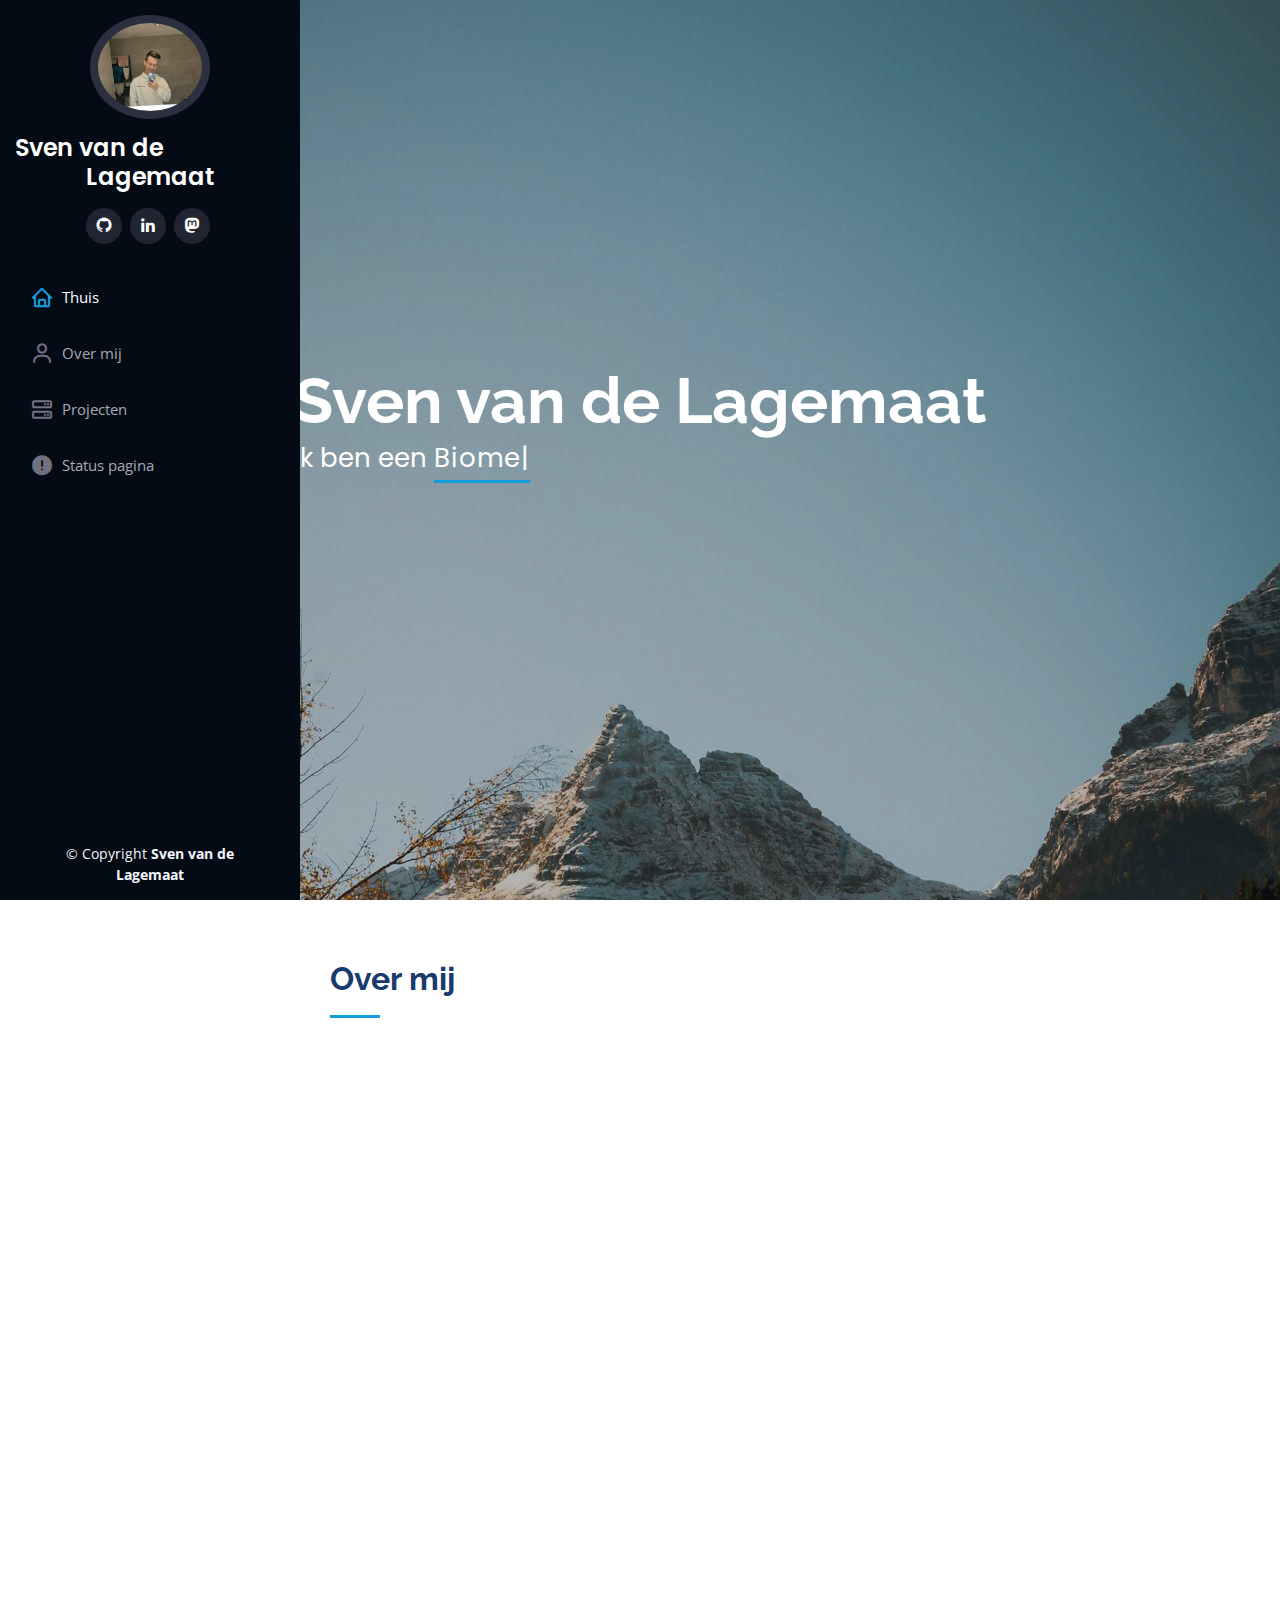
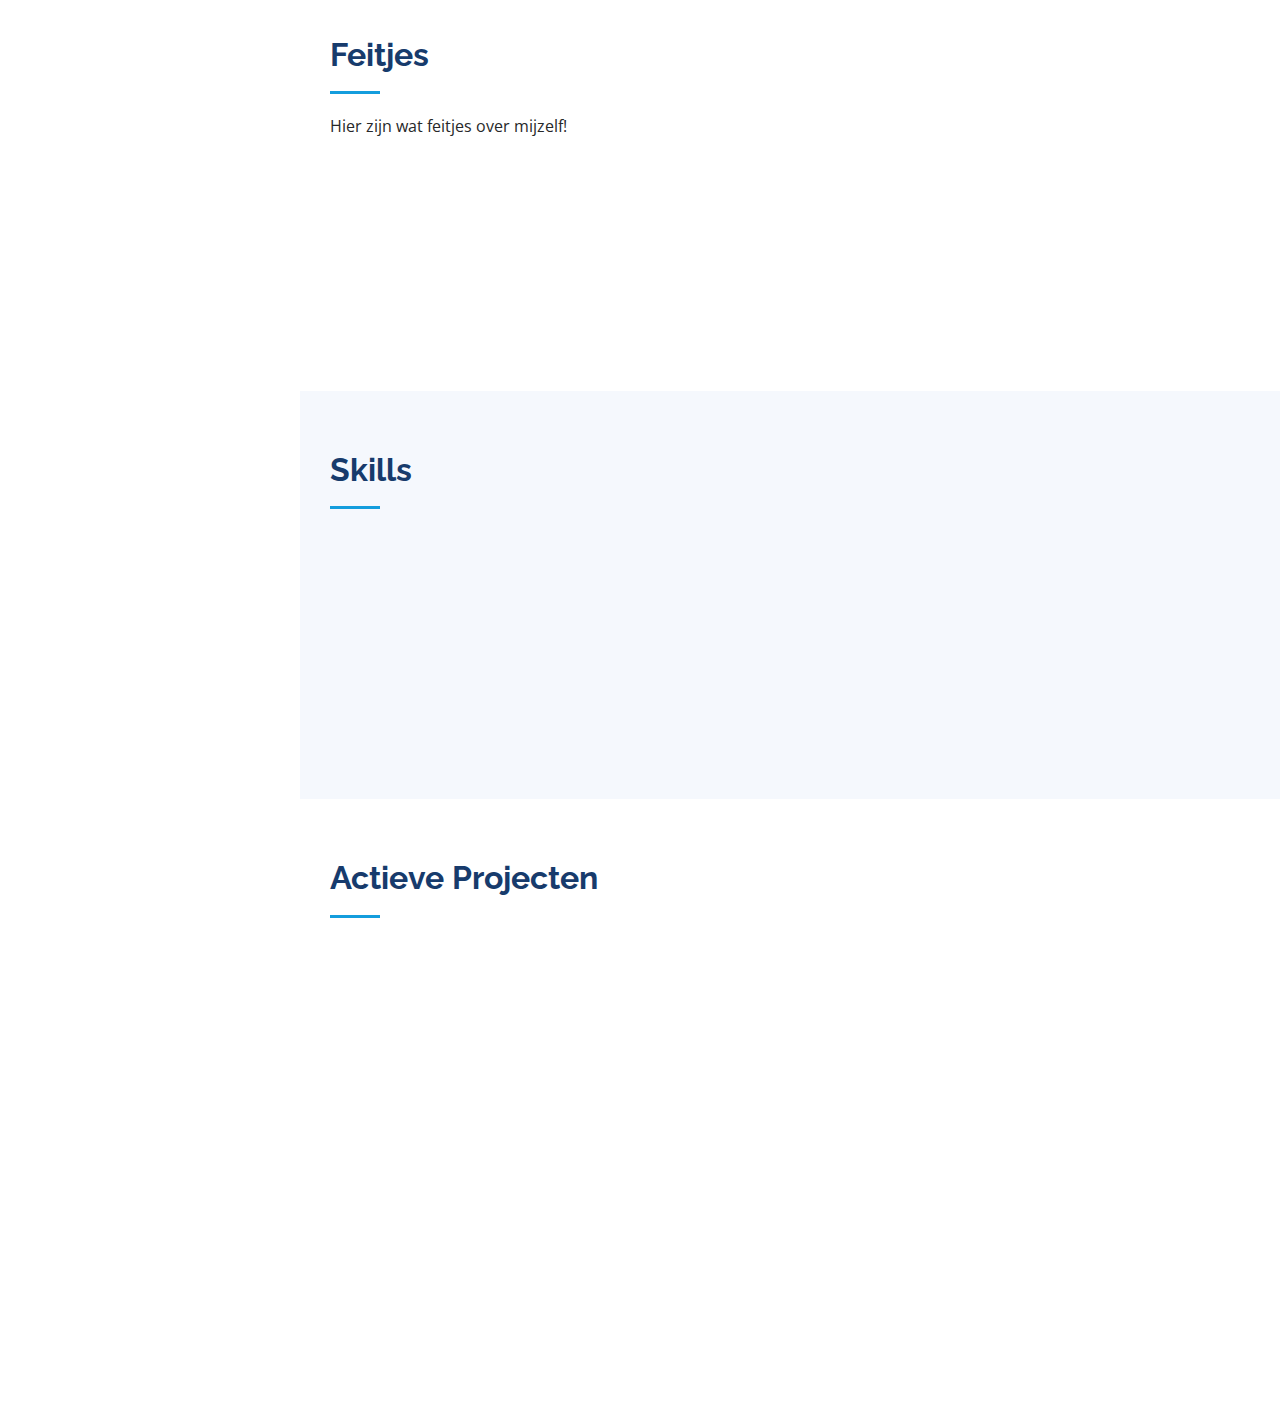
<file: index.html>
<!DOCTYPE html>
<html lang="nl">

<head>
  <meta charset="utf-8">
  <meta content="width=device-width, initial-scale=1.0" name="viewport">

  <title>Welkom!</title>
  <meta content="" name="description">
  <meta content="" name="keywords">


  <!-- Google Fonts -->
  <link href="https://fonts.googleapis.com/css?family=Open+Sans:300,300i,400,400i,600,600i,700,700i|Raleway:300,300i,400,400i,500,500i,600,600i,700,700i|Poppins:300,300i,400,400i,500,500i,600,600i,700,700i" rel="stylesheet">

  <!-- Vendor CSS Files -->
  <link href="assets/vendor/aos/aos.css" rel="stylesheet">
  <link href="assets/vendor/bootstrap/css/bootstrap.min.css" rel="stylesheet">
  <link href="assets/vendor/bootstrap-icons/bootstrap-icons.css" rel="stylesheet">
  <link href="assets/vendor/boxicons/css/boxicons.min.css" rel="stylesheet">
  <link href="assets/vendor/glightbox/css/glightbox.min.css" rel="stylesheet">
  <link href="assets/vendor/swiper/swiper-bundle.min.css" rel="stylesheet">

  <!-- Template Main CSS File -->
  <link href="assets/css/style.css" rel="stylesheet">

</head>

<body>

  <!-- ======= Mobile nav toggle button ======= -->
  <i class="bi bi-list mobile-nav-toggle d-xl-none"></i>

  <!-- ======= Header ======= -->
  <header id="header">
    <div class="d-flex flex-column">

      <div class="profile">
        <img src="assets/img/profile-img.jpg" alt="" class="img-fluid rounded-circle">
        <h1 class="text-light"><a href="index.html">Sven van de Lagemaat</a></h1>
        <div class="social-links mt-3 text-center">
          <a href="https://github.com/svenrobbie" class="github"><i class="bx bxl-github"></i></a>
          <a href="https://www.linkedin.com/in/svenvdlagemaat/" class="linkedin"><i class="bx bxl-linkedin"></i></a>
          <a rel="me" href="https://mastodon.social/@svenrobbie" class="mastodon"><i class="bx bxl-mastodon"></i></a>
        </div>
      </div>

      <nav id="navbar" class="nav-menu navbar">
        <ul>
          <li><a href="#hero" class="nav-link scrollto active"><i class="bx bx-home"></i> <span>Thuis</span></a></li>
          <li><a href="#about" class="nav-link scrollto"><i class="bx bx-user"></i> <span>Over mij</span></a></li>
          <li><a href="#services" class="nav-link scrollto"><i class="bx bx-server"></i> <span>Projecten</span></a></li>
          <li><a href="https://up-time.io/s/c14h19no2/" class="nav-link scrollto"><i class="bx bxs-error-circle"></i> <span>Status pagina</span></a></li>
        </ul>
      </nav><!-- .nav-menu -->
    </div>
  </header><!-- End Header -->

  <!-- ======= Hero Section ======= -->
  <section id="hero" class="d-flex flex-column justify-content-center align-items-center">
    <div class="hero-container" data-aos="fade-in">
      <h1>Sven van de Lagemaat</h1>
      <p>Ik ben een <span class="typed" data-typed-items="Biomedisch analist, Linux-gebruiker, Privacy-supporter, Mens"></span></p>
    </div>
  </section><!-- End Hero -->

  <main id="main">

    <!-- ======= About Section ======= -->
    <section id="about" class="about">
      <div class="container">

        <div class="section-title">
          <h2>Over mij</h2>
        </div>

        <div class="row">
          <div class="col-lg-4" data-aos="fade-right">
            <img src="assets/img/profile-img.jpg" class="img-fluid" alt="">
          </div>
          <div class="col-lg-8 pt-4 pt-lg-0 content" data-aos="fade-left">
            <h3>Biomedisch analist &amp; Freetime Developer.</h3>
            <div class="row">
              <div class="col-lg-6">
                <ul>
                  <li><i class="bi bi-chevron-right"></i> <strong>Website:</strong> <span>www.c14h19no2.nl</span></li>
                  <li><i class="bi bi-chevron-right"></i> <strong>Email:</strong> <span>contact@c14h19no2.nl</span></li>
                </ul>
              </div>
              <div class="col-lg-6">
                <ul>
                  <li><i class="bi bi-chevron-right"></i> <strong>Leeftijd:</strong> <span>21</span></li>
                  <li><i class="bi bi-chevron-right"></i> <strong>Diploma:</strong> <span>MBO 4</span></li>
                </ul>
              </div>
            </div>
            <p>
              Als biomedisch analist met een sterke interesse in het snijvlak van micro-biologie, technologie en informatiebeveiliging, ben ik gedreven door de mogelijkheden van de moderne wetenschap en technologie. Momenteel zet ik mijn reis voort in de wereld van biomedische technologie, waar ik mijn kennis en vaardigheden uitbreid om innovatieve oplossingen te vinden voor medische uitdagingen.
            </p>
            <p>
              📚 Opleiding en zelfstudie<br>
              
              Ik ben momenteel bezig met mijn studie biomedische technologie, waar ik dieper inga op geavanceerde technologieën en hun toepassingen in de medische sector. Mijn passie voor informatiebeveiliging heeft me gemotiveerd om mijn vaardigheden op dit gebied te ontwikkelen en bij te dragen aan het creëren van veiligere digitale omgevingen.
            </p>
            </p>
            </div>
          </div>
        </div>

      </div>
    </section><!-- End About Section -->

    <!-- ======= Facts Section ======= -->
    <section id="facts" class="facts">
      <div class="container">

        <div class="section-title">
          <h2>Feitjes</h2>
          <p>Hier zijn wat feitjes over mijzelf!</p>
        </div>

        <div class="row no-gutters">

          <div class="col-lg-3 col-md-6 d-md-flex flex-column" data-aos="fade-up">
            <div class="count-box">
              <i class="bi bi-award"></i>
              <p style="font-size:48px;line-height:40px;display:block;font-weight:700;color:#050d18;margin-left:60px;">3</p>
              <p><strong>Diploma's en certificaten</strong></p>
            </div>
          </div>
          
          <div class="col-lg-3 col-md-6 d-md-flex flex-column" data-aos="fade-up" data-aos-delay="100">
            <div class="count-box">
              <i class="bi bi-hourglass"></i>
              <p style="font-size:48px;line-height:40px;display:block;font-weight:700;color:#050d18;margin-left:60px;">6</p>
              <p><strong>Jaren programeer ervaring</strong></p>
            </div>
          </div>
          
          <div class="col-lg-3 col-md-6 d-md-flex flex-column" data-aos="fade-up" data-aos-delay="200">
            <div class="count-box">
              <i class="bi bi-clock-fill"></i>
              <p id="daysleft" style="font-size:48px;line-height:40px;display:block;font-weight:700;color:#050d18;margin-left:60px;"></p>
              <p><strong>Dagen tot bachelor diploma</strong></p>
            </div>
          </div>
          
          <div class="col-lg-3 col-md-6 d-md-flex flex-column" data-aos="fade-up" data-aos-delay="300">
            <div class="count-box">
              <i class="bi bi-server"></i>
              <p style="font-size:48px;line-height:40px;display:block;font-weight:700;color:#050d18;margin-left:60px;">9</p>
              <p><strong>Repositories op Github</strong></p>
            </div>
          </div>          

        </div>

      </div>
    </section><!-- End Facts Section -->

    <!-- ======= Skills Section ======= -->
    <section id="skills" class="skills section-bg">
      <div class="container">

        <div class="section-title">
          <h2>Skills</h2>
        </div>

        <div class="row skills-content">
          <div class="col-lg-6" data-aos="fade-up" data-aos-delay="100">

            <div class="progress">
              <span class="skill">Python <i class="val">80%</i></span>
              <div class="progress-bar-wrap">
                <div class="progress-bar" role="progressbar" aria-valuenow="80" aria-valuemin="0" aria-valuemax="100"></div>
              </div>
            </div>

            <div class="progress">
              <span class="skill">Linux <i class="val">90%</i></span>
              <div class="progress-bar-wrap">
                <div class="progress-bar" role="progressbar" aria-valuenow="90" aria-valuemin="0" aria-valuemax="100"></div>
              </div>
            </div>

            <div class="progress">
              <span class="skill">Servers beheren <i class="val">75%</i></span>
              <div class="progress-bar-wrap">
                <div class="progress-bar" role="progressbar" aria-valuenow="55" aria-valuemin="0" aria-valuemax="100"></div>
              </div>
            </div>

          </div>

        </div>

      </div>
    </section><!-- End Skills Section -->

    <!-- ======= Services Section ======= -->
    <section id="services" class="services">
      <div class="container">

        <div class="section-title">
          <h2>Actieve Projecten</h2>
        </div>

        <div class="row">
          <div class="col-lg-4 col-md-6 icon-box" data-aos="fade-up">
            <div class="icon"><i class="bi bi-briefcase"></i></div>
            <h4 class="title"><a href="">HomeAssistant Server</a></h4>
            <p class="description">Open-source thuisautomatisering die lokale controle en privaciteit bovenaan stelt. Gevoed door een wereldwijde gemeenschap van makers en enthousiaste do-it-yourself-ers. Ideaal om op een Raspberry Pi of lokaal webserver te draaien.</p>
          </div>
          <div class="col-lg-4 col-md-6 icon-box" data-aos="fade-up" data-aos-delay="100">
            <div class="icon"><i class="bi bi-card-checklist"></i></div>
            <h4 class="title"><a href="">Cloud Server</a></h4>
            <p class="description">Mijn eigen cloud-server draaien geeft me alle vrijheid en privaciteit terwijl ik nog steeds 24/7 toegang heb tot al mijn bestanden.</p>
          </div>
          <div class="col-lg-4 col-md-6 icon-box" data-aos="fade-up" data-aos-delay="200">
            <div class="icon"><i class="bi bi-bar-chart"></i></div>
            <h4 class="title"><a href="">Opleiding biomedische technoloog</a></h4>
            <p class="description">Een biomedisch technoloog (of biomedical engineer) combineert kennis uit de medische wetenschap en de techniek om medische apparaten, prothesen en systemen te ontwerpen, ontwikkelen en testen. Hun doel is het verbeteren van de gezondheid en kwaliteit van leven door middel van technologische innovaties.</p>
          </div>
          <!--
          <div class="col-lg-4 col-md-6 icon-box" data-aos="fade-up" data-aos-delay="300">
            <div class="icon"><i class="bi bi-binoculars"></i></div>
            <h4 class="title"><a href="">Magni Dolores</a></h4>
            <p class="description">Excepteur sint occaecat cupidatat non proident, sunt in culpa qui officia deserunt mollit anim id est laborum</p>
          </div>
          <div class="col-lg-4 col-md-6 icon-box" data-aos="fade-up" data-aos-delay="400">
            <div class="icon"><i class="bi bi-brightness-high"></i></div>
            <h4 class="title"><a href="">Nemo Enim</a></h4>
            <p class="description">At vero eos et accusamus et iusto odio dignissimos ducimus qui blanditiis praesentium voluptatum deleniti atque</p>
          </div>
          <div class="col-lg-4 col-md-6 icon-box" data-aos="fade-up" data-aos-delay="500">
            <div class="icon"><i class="bi bi-calendar4-week"></i></div>
            <h4 class="title"><a href="">Eiusmod Tempor</a></h4>
            <p class="description">Et harum quidem rerum facilis est et expedita distinctio. Nam libero tempore, cum soluta nobis est eligendi</p>
          </div>
        -->
        </div>

      </div>
    </section><!-- End Services Section -->

  </main><!-- End #main -->

  <!-- ======= Footer ======= -->
  <footer id="footer">
    <div class="container">
      <div class="copyright">
        &copy; Copyright <strong><span>Sven van de Lagemaat</span></strong>
      </div>
    </div>
  </footer><!-- End  Footer -->

  <a href="#" class="back-to-top d-flex align-items-center justify-content-center"><i class="bi bi-arrow-up-short"></i></a>

  <!-- Vendor JS Files -->
  <script src="assets/vendor/purecounter/purecounter_vanilla.js"></script>
  <script src="assets/vendor/aos/aos.js"></script>
  <script src="assets/vendor/bootstrap/js/bootstrap.bundle.min.js"></script>
  <script src="assets/vendor/glightbox/js/glightbox.min.js"></script>
  <script src="assets/vendor/isotope-layout/isotope.pkgd.min.js"></script>
  <script src="assets/vendor/swiper/swiper-bundle.min.js"></script>
  <script src="assets/vendor/typed.js/typed.umd.js"></script>
  <script src="assets/vendor/waypoints/noframework.waypoints.js"></script>
  <script src="assets/vendor/php-email-form/validate.js"></script>

  <!-- Template Main JS File -->
  <script src="assets/js/main.js"></script>

  <script>
    // Set the date we're counting down to
    var countDownDate = new Date("Jun 30, 2027").getTime();
    
    
    // Get today's date and time
    var now = new Date().getTime();
    
    // Find the distance between now and the count down date
    var distance = countDownDate - now;

    var days = Math.ceil(distance / (1000 * 60 * 60 * 24));

    document.getElementById("daysleft").innerHTML = days;
  </script>

</body>

</html>
</file>
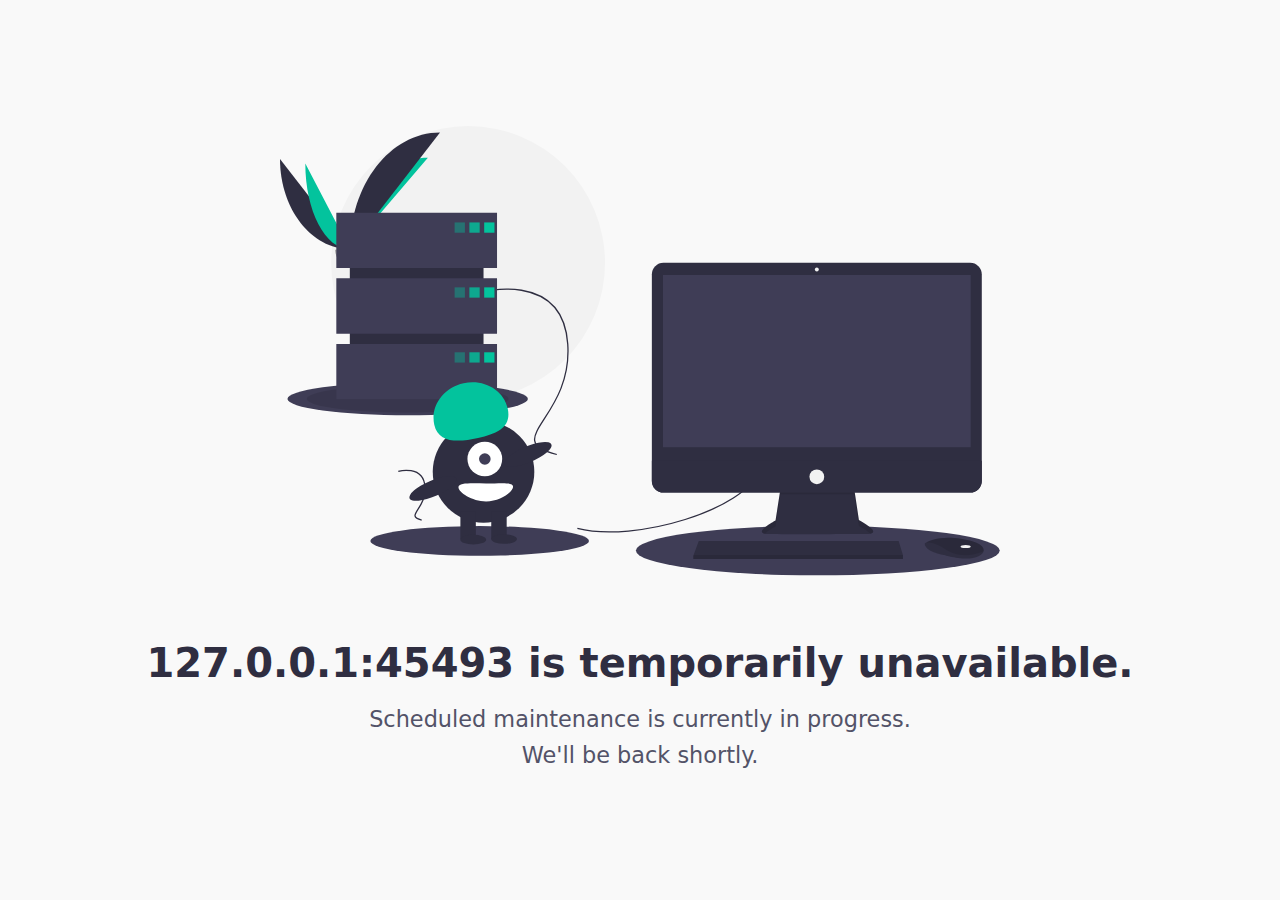
<file: downtime.html>
<!DOCTYPE HTML>
<html lang="nl">

<head>
  <meta charset="UTF-8">
  <title>This website is temporarily unavailable</title>
  <meta name="description" content="This website is temporarily unavailable">
  <meta http-equiv="X-UA-Compatible" content="IE=edge">
  <meta name="viewport" content="width=device-width, initial-scale=1">
  <link rel="icon" type="image/svg+xml" href="data:image/svg+xml,%3Csvg xmlns='http://www.w3.org/2000/svg' viewBox='0 0 26 26'%3E%3Cstyle%3E .wrench %7B fill: %233f3d56; %7D @media (prefers-color-scheme: dark) %7B .wrench %7B fill: %23ffffff; %7D %7D %3C/style%3E%3Cpath d='M14.76 18.4l4.82 4.82a2.66 2.66 0 103.76-3.77l-4.82-4.81zM10.5 8.5L7 5 6 2 2 0 0 2l2 4 3 1 3.5 3.5 2-2z' fill='%2303c39d'/%3E%3Cpath d='M25.7 4.3L22 8l-3.2-.8L18 4 21.7.3a6.16 6.16 0 00-6.24 1.51 4.64 4.64 0 00-1 5.47L2.88 18.88a3 3 0 004.24 4.24l11.6-11.6a4.64 4.64 0 005.47-1A6.16 6.16 0 0025.7 4.3zM5 22a1 1 0 111-1 1 1 0 01-1 1z' class='wrench'/%3E%3C/svg%3E">
  <link rel="icon" type="image/png" href="[data-uri]" />
  
  <style>
    * {
      margin: 0;
      padding: 0;
      box-sizing: border-box;
    }

    body {
      font-family: system-ui, -apple-system, BlinkMacSystemFont, Segoe UI, Roboto, Helvetica Neue, Arial, Noto Sans, sans-serif;
      -webkit-font-smoothing: antialiased;
      -moz-osx-font-smoothing: grayscale;
      background-color: #f9f9f9;
      color: #535368;
      display: flex;
      align-items: center;
      justify-content: center;
      height: 100vh;
      flex-direction: column;
      text-align: center;
    }

    .artwork {
      height: auto;
      max-height: 50vh;
      max-width: 80vw;
      margin-bottom: 4rem;
    }

    h1 {
      font-size: 2.5rem;
      font-weight: 700;
      margin-bottom: 1rem;
      color: #2f2e41;
    }

    p {
      line-height: 1.6;
      font-size: 1.4rem;
    }

    @media only screen and (max-width: 500px) {
      html {
        font-size: 75%;
      }
    }

    @media (prefers-color-scheme: dark) {
      body{
        background-color: #535368;
        color: #cddcdd;
      }
      h1 {
        color: #f9f9f9;
      }
    }
  </style>
</head>

<body>
  <svg class="artwork" xmlns="http://www.w3.org/2000/svg" viewBox="0 0 1120 700" width="1120" height="700"><circle cx="292.61" cy="213" r="213" fill="#f2f2f2"/><path fill="#2f2e41" d="M0 51.14c0 77.5 48.62 140.21 108.7 140.21"/><path fill="#03c39d" d="M108.7 191.35c0-78.37 54.26-141.78 121.3-141.78M39.38 58.17c0 73.61 31 133.18 69.32 133.18"/><path fill="#2f2e41" d="M108.7 191.35c0-100.14 62.71-181.17 140.2-181.17"/><path fill="#a8a8a8" d="M85.83 192.34s15.42-.48 20.06-3.78 23.72-7.26 24.87-1.96 23.17 26.4 5.76 26.53-40.44-2.7-45.07-5.53-5.62-15.26-5.62-15.26z"/><path d="M136.83 211.28c-17.4.15-40.44-2.7-45.07-5.53-3.53-2.15-4.94-9.87-5.41-13.43l-.52.02s.98 12.43 5.62 15.26 27.67 5.67 45.07 5.53c5.03-.04 6.76-1.83 6.67-4.47-.7 1.6-2.62 2.6-6.36 2.62z" opacity=".2"/><ellipse cx="198.61" cy="424.5" fill="#3f3d56" rx="187" ry="25.44"/><ellipse cx="198.61" cy="424.5" opacity=".1" rx="157" ry="21.36"/><ellipse cx="836.61" cy="660.5" fill="#3f3d56" rx="283" ry="38.5"/><ellipse cx="310.61" cy="645.5" fill="#3f3d56" rx="170" ry="23.13"/><path fill="none" stroke="#2f2e41" stroke-miterlimit="10" stroke-width="2" d="M462.6 626c90 23 263-30 282-90M309.6 259s130-36 138 80-107 149-17 172M184.01 537.28s39.07-10.82 41.48 24.05-32.16 44.78-5.11 51.7"/><path fill="#2f2e41" d="M778.7 563.24l-7.87 50.3s-38.78 20.6-11.52 21.2 155.74 0 155.74 0 24.84 0-14.55-21.81l-7.87-52.72z"/><path d="M753.83 634.2c6.2-5.51 17-11.25 17-11.25l7.87-50.3 113.93.1 7.87 49.59c9.19 5.09 14.88 8.99 18.2 11.98 5.07-1.16 10.6-5.45-18.2-21.4l-7.87-52.71-113.93 3.03-7.87 50.3s-32.6 17.31-17 20.66z" opacity=".1"/><rect width="513.25" height="357.52" x="578.43" y="212.69" fill="#2f2e41" rx="18.05"/><path fill="#3f3d56" d="M595.7 231.78h478.71v267.84H595.7z"/><circle cx="835.06" cy="223.29" r="3.03" fill="#f2f2f2"/><path fill="#2f2e41" d="M1091.69 520.82v31.34a18.04 18.04 0 01-18.05 18.05H596.48a18.04 18.04 0 01-18.05-18.05v-31.34zM968.98 667.47v6.06H642.97v-4.85l.45-1.21 8.03-21.82h310.86l6.67 21.82zM1094.44 661.53c-.6 2.54-2.84 5.22-7.9 7.75-18.18 9.1-55.15-2.42-55.15-2.42s-28.48-4.85-28.48-17.57a22.72 22.72 0 012.5-1.49c7.64-4.04 32.98-14.02 77.92.42a18.74 18.74 0 018.54 5.6c1.82 2.13 3.25 4.84 2.57 7.71z"/><path d="M1094.44 661.53c-22.25 8.53-42.09 9.17-62.44-4.97-10.27-7.13-19.6-8.9-26.6-8.76 7.65-4.04 33-14.02 77.93.42a18.74 18.74 0 018.54 5.6c1.82 2.13 3.25 4.84 2.57 7.71z" opacity=".1"/><ellipse cx="1066.54" cy="654.13" fill="#f2f2f2" rx="7.88" ry="2.42"/><circle cx="835.06" cy="545.67" r="11.51" fill="#f2f2f2"/><path d="M968.98 667.47v6.06H642.97v-4.85l.45-1.21h325.56z" opacity=".1"/><path fill="#2f2e41" d="M108.61 159h208v242h-208z"/><path fill="#3f3d56" d="M87.61 135h250v86h-250zM87.61 237h250v86h-250zM87.61 339h250v86h-250z"/><path fill="#03c39d" d="M271.61 150h16v16h-16z" opacity=".4"/><path fill="#03c39d" d="M294.61 150h16v16h-16z" opacity=".8"/><path fill="#03c39d" d="M317.61 150h16v16h-16z"/><path fill="#03c39d" d="M271.61 251h16v16h-16z" opacity=".4"/><path fill="#03c39d" d="M294.61 251h16v16h-16z" opacity=".8"/><path fill="#03c39d" d="M317.61 251h16v16h-16z"/><path fill="#03c39d" d="M271.61 352h16v16h-16z" opacity=".4"/><path fill="#03c39d" d="M294.61 352h16v16h-16z" opacity=".8"/><path fill="#03c39d" d="M317.61 352h16v16h-16z"/><circle cx="316.61" cy="538" r="79" fill="#2f2e41"/><path fill="#2f2e41" d="M280.61 600h24v43h-24zM328.61 600h24v43h-24z"/><ellipse cx="300.61" cy="643.5" fill="#2f2e41" rx="20" ry="7.5"/><ellipse cx="348.61" cy="642.5" fill="#2f2e41" rx="20" ry="7.5"/><circle cx="318.61" cy="518" r="27" fill="#fff"/><circle cx="318.61" cy="518" r="9" fill="#3f3d56"/><path fill="#03c39d" d="M239.98 464.53c-6.38-28.57 14-57.43 45.54-64.47s62.27 10.4 68.64 38.98-14.51 39.1-46.05 46.14-61.75 7.92-68.13-20.65z"/><ellipse cx="417.22" cy="611.34" fill="#2f2e41" rx="39.5" ry="12.4" transform="rotate(-23.17 156.4 637.65)"/><ellipse cx="269.22" cy="664.34" fill="#2f2e41" rx="39.5" ry="12.4" transform="rotate(-23.17 8.4 690.65)"/><path fill="#fff" d="M362.6 561c0 7.73-19.9 23-42 23s-43-14.27-43-22 20.92-6 43-6 42-2.73 42 5z"/></svg>
  <h1 id="title">This website is temporarily unavailable.</h1>
  <p>Scheduled maintenance is currently in progress.</p>
  <p>We'll be back shortly.</p>

  <script>
    const message = location.host.replace('www.', '') + " is temporarily unavailable";
    document.title = message;
    document.querySelector('meta[name="description"]').setAttribute("content", message);
    document.querySelector('#title').textContent = message + ".";
  </script>
</body>

</html>
</file>
<file: assets/css/style.css>
/*--------------------------------------------------------------
# General
--------------------------------------------------------------*/
body {
  font-family: "Open Sans", sans-serif;
  color: #272829;
}

a {
  color: #149ddd;
  text-decoration: none;
}

a:hover {
  color: #37b3ed;
  text-decoration: none;
}

h1,
h2,
h3,
h4,
h5,
h6 {
  font-family: "Raleway", sans-serif;
}

/*--------------------------------------------------------------
# Back to top button
--------------------------------------------------------------*/
.back-to-top {
  position: fixed;
  visibility: hidden;
  opacity: 0;
  right: 15px;
  bottom: 15px;
  z-index: 996;
  background: #149ddd;
  width: 40px;
  height: 40px;
  border-radius: 50px;
  transition: all 0.4s;
}

.back-to-top i {
  font-size: 28px;
  color: #fff;
  line-height: 0;
}

.back-to-top:hover {
  background: #2eafec;
  color: #fff;
}

.back-to-top.active {
  visibility: visible;
  opacity: 1;
}

/*--------------------------------------------------------------
# Header
--------------------------------------------------------------*/
#header {
  position: fixed;
  top: 0;
  left: 0;
  bottom: 0;
  width: 300px;
  transition: all ease-in-out 0.5s;
  z-index: 9997;
  transition: all 0.5s;
  padding: 0 15px;
  background: #040b14;
  overflow-y: auto;
}

#header .profile img {
  margin: 15px auto;
  display: block;
  width: 120px;
  border: 8px solid #2c2f3f;
}

#header .profile h1 {
  font-size: 24px;
  margin: 0;
  padding: 0;
  font-weight: 600;
  -moz-text-align-last: center;
  text-align-last: center;
  font-family: "Poppins", sans-serif;
}

#header .profile h1 a,
#header .profile h1 a:hover {
  color: #fff;
  text-decoration: none;
}

#header .profile .social-links a {
  font-size: 18px;
  display: inline-block;
  background: #212431;
  color: #fff;
  line-height: 1;
  padding: 8px 0;
  margin-right: 4px;
  border-radius: 50%;
  text-align: center;
  width: 36px;
  height: 36px;
  transition: 0.3s;
}

#header .profile .social-links a:hover {
  background: #149ddd;
  color: #fff;
  text-decoration: none;
}

#main {
  margin-left: 300px;
}

.container,
.container-fluid {
  padding-left: 30px;
  padding-right: 30px;
}

@media (max-width: 1199px) {
  #header {
    left: -300px;
  }

  #main {
    margin-left: 0;
  }

  .container,
  .container-fluid {
    padding-left: 12px;
    padding-right: 12px;
  }
}

/*--------------------------------------------------------------
# Navigation Menu
--------------------------------------------------------------*/
/* Desktop Navigation */
.nav-menu {
  padding: 30px 0 0 0;
}

.nav-menu * {
  margin: 0;
  padding: 0;
  list-style: none;
}

.nav-menu>ul>li {
  position: relative;
  white-space: nowrap;
}

.nav-menu a,
.nav-menu a:focus {
  display: flex;
  align-items: center;
  color: #a8a9b4;
  padding: 12px 15px;
  margin-bottom: 8px;
  transition: 0.3s;
  font-size: 15px;
}

.nav-menu a i,
.nav-menu a:focus i {
  font-size: 24px;
  padding-right: 8px;
  color: #6f7180;
}

.nav-menu a:hover,
.nav-menu .active,
.nav-menu .active:focus,
.nav-menu li:hover>a {
  text-decoration: none;
  color: #fff;
}

.nav-menu a:hover i,
.nav-menu .active i,
.nav-menu .active:focus i,
.nav-menu li:hover>a i {
  color: #149ddd;
}

/* Mobile Navigation */
.mobile-nav-toggle {
  position: fixed;
  right: 15px;
  top: 15px;
  z-index: 9998;
  border: 0;
  font-size: 24px;
  transition: all 0.4s;
  outline: none !important;
  background-color: #149ddd;
  color: #fff;
  width: 40px;
  height: 40px;
  display: inline-flex;
  align-items: center;
  justify-content: center;
  line-height: 0;
  border-radius: 50px;
  cursor: pointer;
}

.mobile-nav-active {
  overflow: hidden;
}

.mobile-nav-active #header {
  left: 0;
}

/*--------------------------------------------------------------
# Hero Section
--------------------------------------------------------------*/
#hero {
  width: 100%;
  height: 100vh;
  background: url("../img/background.jpg") top center;
  background-size: cover;
}

#hero:before {
  content: "";
  background: rgba(5, 13, 24, 0.3);
  position: absolute;
  bottom: 0;
  top: 0;
  left: 0;
  right: 0;
  z-index: 1;
}

#hero .hero-container {
  position: relative;
  z-index: 2;
  min-width: 300px;
}

#hero h1 {
  margin: 0 0 10px 0;
  font-size: 64px;
  font-weight: 700;
  line-height: 56px;
  color: #fff;
}

#hero p {
  color: #fff;
  margin-bottom: 50px;
  font-size: 26px;
  font-family: "Poppins", sans-serif;
}

#hero p span {
  color: #fff;
  padding-bottom: 4px;
  letter-spacing: 1px;
  border-bottom: 3px solid #149ddd;
}

@media (min-width: 1024px) {
  #hero {
    background-attachment: fixed;
  }
}

@media (max-width: 768px) {
  #hero h1 {
    font-size: 28px;
    line-height: 36px;
  }

  #hero h2 {
    font-size: 18px;
    line-height: 24px;
    margin-bottom: 30px;
  }
}

/*--------------------------------------------------------------
# Sections General
--------------------------------------------------------------*/
section {
  padding: 60px 0;
  overflow: hidden;
}

.section-bg {
  background: #f5f8fd;
}

.section-title {
  padding-bottom: 30px;
}

.section-title h2 {
  font-size: 32px;
  font-weight: bold;
  margin-bottom: 20px;
  padding-bottom: 20px;
  position: relative;
  color: #173b6c;
}

.section-title h2::after {
  content: "";
  position: absolute;
  display: block;
  width: 50px;
  height: 3px;
  background: #149ddd;
  bottom: 0;
  left: 0;
}

.section-title p {
  margin-bottom: 0;
}

/*--------------------------------------------------------------
# About
--------------------------------------------------------------*/
.about .content h3 {
  font-weight: 700;
  font-size: 26px;
  color: #173b6c;
}

.about .content ul {
  list-style: none;
  padding: 0;
}

.about .content ul li {
  margin-bottom: 20px;
  display: flex;
  align-items: center;
}

.about .content ul strong {
  margin-right: 10px;
}

.about .content ul i {
  font-size: 16px;
  margin-right: 5px;
  color: #149ddd;
  line-height: 0;
}

.about .content p:last-child {
  margin-bottom: 0;
}

/*--------------------------------------------------------------
# Facts
--------------------------------------------------------------*/
.facts {
  padding-bottom: 30px;
}

.facts .count-box {
  padding: 30px;
  width: 100%;
}

.facts .count-box i {
  display: block;
  font-size: 44px;
  color: #149ddd;
  float: left;
  line-height: 0;
}

.facts .count-box span {
  font-size: 48px;
  line-height: 40px;
  display: block;
  font-weight: 700;
  color: #050d18;
  margin-left: 60px;
}

.facts .count-box p {
  padding: 15px 0 0 0;
  margin: 0 0 0 60px;
  font-family: "Raleway", sans-serif;
  font-size: 14px;
  color: #122f57;
}

.facts .count-box a {
  font-weight: 600;
  display: block;
  margin-top: 20px;
  color: #122f57;
  font-size: 15px;
  font-family: "Poppins", sans-serif;
  transition: ease-in-out 0.3s;
}

.facts .count-box a:hover {
  color: #1f5297;
}

/*--------------------------------------------------------------
# Akills
--------------------------------------------------------------*/
.skills .progress {
  height: 60px;
  display: block;
  background: none;
  border-radius: 0;
}

.skills .progress .skill {
  padding: 0;
  margin: 0 0 6px 0;
  text-transform: uppercase;
  display: block;
  font-weight: 600;
  font-family: "Poppins", sans-serif;
  color: #050d18;
}

.skills .progress .skill .val {
  float: right;
  font-style: normal;
}

.skills .progress-bar-wrap {
  background: #dce8f8;
  height: 10px;
}

.skills .progress-bar {
  width: 1px;
  height: 10px;
  transition: 0.9s;
  background-color: #149ddd;
}

/*--------------------------------------------------------------
# Resume
--------------------------------------------------------------*/
.resume .resume-title {
  font-size: 26px;
  font-weight: 700;
  margin-top: 20px;
  margin-bottom: 20px;
  color: #050d18;
}

.resume .resume-item {
  padding: 0 0 20px 20px;
  margin-top: -2px;
  border-left: 2px solid #1f5297;
  position: relative;
}

.resume .resume-item h4 {
  line-height: 18px;
  font-size: 18px;
  font-weight: 600;
  text-transform: uppercase;
  font-family: "Poppins", sans-serif;
  color: #050d18;
  margin-bottom: 10px;
}

.resume .resume-item h5 {
  font-size: 16px;
  background: #e4edf9;
  padding: 5px 15px;
  display: inline-block;
  font-weight: 600;
  margin-bottom: 10px;
}

.resume .resume-item ul {
  padding-left: 20px;
}

.resume .resume-item ul li {
  padding-bottom: 10px;
}

.resume .resume-item:last-child {
  padding-bottom: 0;
}

.resume .resume-item::before {
  content: "";
  position: absolute;
  width: 16px;
  height: 16px;
  border-radius: 50px;
  left: -9px;
  top: 0;
  background: #fff;
  border: 2px solid #1f5297;
}

/*--------------------------------------------------------------
# Portfolio
--------------------------------------------------------------*/
.portfolio .portfolio-item {
  margin-bottom: 30px;
}

.portfolio #portfolio-flters {
  padding: 0;
  margin: 0 auto 35px auto;
  list-style: none;
  text-align: center;
  background: #fff;
  border-radius: 50px;
  padding: 2px 15px;
}

.portfolio #portfolio-flters li {
  cursor: pointer;
  display: inline-block;
  padding: 10px 15px 8px 15px;
  font-size: 14px;
  font-weight: 600;
  line-height: 1;
  text-transform: uppercase;
  color: #272829;
  margin-bottom: 5px;
  transition: all 0.3s ease-in-out;
}

.portfolio #portfolio-flters li:hover,
.portfolio #portfolio-flters li.filter-active {
  color: #149ddd;
}

.portfolio #portfolio-flters li:last-child {
  margin-right: 0;
}

.portfolio .portfolio-wrap {
  transition: 0.3s;
  position: relative;
  overflow: hidden;
  z-index: 1;
}

.portfolio .portfolio-wrap::before {
  content: "";
  background: rgba(255, 255, 255, 0.5);
  position: absolute;
  left: 0;
  right: 0;
  top: 0;
  bottom: 0;
  transition: all ease-in-out 0.3s;
  z-index: 2;
  opacity: 0;
}

.portfolio .portfolio-wrap .portfolio-links {
  opacity: 1;
  left: 0;
  right: 0;
  bottom: -60px;
  z-index: 3;
  position: absolute;
  transition: all ease-in-out 0.3s;
  display: flex;
  justify-content: center;
}

.portfolio .portfolio-wrap .portfolio-links a {
  color: #fff;
  font-size: 28px;
  text-align: center;
  background: rgba(20, 157, 221, 0.75);
  transition: 0.3s;
  width: 50%;
}

.portfolio .portfolio-wrap .portfolio-links a:hover {
  background: rgba(20, 157, 221, 0.95);
}

.portfolio .portfolio-wrap .portfolio-links a+a {
  border-left: 1px solid #37b3ed;
}

.portfolio .portfolio-wrap:hover::before {
  top: 0;
  left: 0;
  right: 0;
  bottom: 0;
  opacity: 1;
}

.portfolio .portfolio-wrap:hover .portfolio-links {
  opacity: 1;
  bottom: 0;
}

/*--------------------------------------------------------------
# Portfolio Details
--------------------------------------------------------------*/
.portfolio-details {
  padding-top: 40px;
}

.portfolio-details .portfolio-details-slider img {
  width: 100%;
}

.portfolio-details .portfolio-details-slider .swiper-pagination {
  margin-top: 20px;
  position: relative;
}

.portfolio-details .portfolio-details-slider .swiper-pagination .swiper-pagination-bullet {
  width: 12px;
  height: 12px;
  background-color: #fff;
  opacity: 1;
  border: 1px solid #149ddd;
}

.portfolio-details .portfolio-details-slider .swiper-pagination .swiper-pagination-bullet-active {
  background-color: #149ddd;
}

.portfolio-details .portfolio-info {
  padding: 30px;
  box-shadow: 0px 0 30px rgba(5, 13, 24, 0.08);
}

.portfolio-details .portfolio-info h3 {
  font-size: 22px;
  font-weight: 700;
  margin-bottom: 20px;
  padding-bottom: 20px;
  border-bottom: 1px solid #eee;
}

.portfolio-details .portfolio-info ul {
  list-style: none;
  padding: 0;
  font-size: 15px;
}

.portfolio-details .portfolio-info ul li+li {
  margin-top: 10px;
}

.portfolio-details .portfolio-description {
  padding-top: 30px;
}

.portfolio-details .portfolio-description h2 {
  font-size: 26px;
  font-weight: 700;
  margin-bottom: 20px;
}

.portfolio-details .portfolio-description p {
  padding: 0;
}

/*--------------------------------------------------------------
# Services
--------------------------------------------------------------*/
.services .icon-box {
  margin-bottom: 20px;
}

.services .icon {
  float: left;
  display: flex;
  align-items: center;
  justify-content: center;
  width: 54px;
  height: 54px;
  background: #149ddd;
  border-radius: 50%;
  transition: 0.5s;
  border: 1px solid #149ddd;
}

.services .icon i {
  color: #fff;
  font-size: 24px;
  line-height: 0;
}

.services .icon-box:hover .icon {
  background: #fff;
}

.services .icon-box:hover .icon i {
  color: #149ddd;
}

.services .title {
  margin-left: 80px;
  font-weight: 700;
  margin-bottom: 15px;
  font-size: 18px;
}

.services .title a {
  color: #343a40;
}

.services .title a:hover {
  color: #149ddd;
}

.services .description {
  margin-left: 80px;
  line-height: 24px;
  font-size: 14px;
}

/*--------------------------------------------------------------
# Testimonials
--------------------------------------------------------------*/
.testimonials .testimonials-carousel,
.testimonials .testimonials-slider {
  overflow: hidden;
}

.testimonials .testimonial-item {
  box-sizing: content-box;
  text-align: center;
  min-height: 320px;
}

.testimonials .testimonial-item .testimonial-img {
  width: 90px;
  border-radius: 50%;
  margin: 0 auto;
}

.testimonials .testimonial-item h3 {
  font-size: 18px;
  font-weight: bold;
  margin: 10px 0 5px 0;
  color: #111;
}

.testimonials .testimonial-item h4 {
  font-size: 14px;
  color: #999;
  margin: 0;
}

.testimonials .testimonial-item .quote-icon-left,
.testimonials .testimonial-item .quote-icon-right {
  color: #c3e8fa;
  font-size: 26px;
}

.testimonials .testimonial-item .quote-icon-left {
  display: inline-block;
  left: -5px;
  position: relative;
}

.testimonials .testimonial-item .quote-icon-right {
  display: inline-block;
  right: -5px;
  position: relative;
  top: 10px;
}

.testimonials .testimonial-item p {
  font-style: italic;
  margin: 0 15px 15px 15px;
  padding: 20px;
  background: #fff;
  position: relative;
  margin-bottom: 35px;
  border-radius: 6px;
  box-shadow: 0px 2px 15px rgba(0, 0, 0, 0.1);
}

.testimonials .testimonial-item p::after {
  content: "";
  width: 0;
  height: 0;
  border-top: 20px solid #fff;
  border-right: 20px solid transparent;
  border-left: 20px solid transparent;
  position: absolute;
  bottom: -20px;
  left: calc(50% - 20px);
}

.testimonials .swiper-pagination {
  margin-top: 20px;
  position: relative;
}

.testimonials .swiper-pagination .swiper-pagination-bullet {
  width: 12px;
  height: 12px;
  background-color: #fff;
  opacity: 1;
  border: 1px solid #149ddd;
}

.testimonials .swiper-pagination .swiper-pagination-bullet-active {
  background-color: #149ddd;
}

/*--------------------------------------------------------------
# Contact
--------------------------------------------------------------*/
.contact {
  padding-bottom: 130px;
}

.contact .info {
  padding: 30px;
  background: #fff;
  width: 100%;
  box-shadow: 0 0 24px 0 rgba(0, 0, 0, 0.12);
}

.contact .info i {
  font-size: 20px;
  color: #149ddd;
  float: left;
  width: 44px;
  height: 44px;
  background: #dff3fc;
  display: flex;
  justify-content: center;
  align-items: center;
  border-radius: 50px;
  transition: all 0.3s ease-in-out;
}

.contact .info h4 {
  padding: 0 0 0 60px;
  font-size: 22px;
  font-weight: 600;
  margin-bottom: 5px;
  color: #050d18;
}

.contact .info p {
  padding: 0 0 10px 60px;
  margin-bottom: 20px;
  font-size: 14px;
  color: #173b6c;
}

.contact .info .email p {
  padding-top: 5px;
}

.contact .info .social-links {
  padding-left: 60px;
}

.contact .info .social-links a {
  font-size: 18px;
  display: inline-block;
  background: #333;
  color: #fff;
  line-height: 1;
  padding: 8px 0;
  border-radius: 50%;
  text-align: center;
  width: 36px;
  height: 36px;
  transition: 0.3s;
  margin-right: 10px;
}

.contact .info .social-links a:hover {
  background: #149ddd;
  color: #fff;
}

.contact .info .email:hover i,
.contact .info .address:hover i,
.contact .info .phone:hover i {
  background: #149ddd;
  color: #fff;
}

.contact .php-email-form {
  width: 100%;
  padding: 30px;
  background: #fff;
  box-shadow: 0 0 24px 0 rgba(0, 0, 0, 0.12);
}

.contact .php-email-form .form-group {
  padding-bottom: 8px;
}

.contact .php-email-form .validate {
  display: none;
  color: red;
  margin: 0 0 15px 0;
  font-weight: 400;
  font-size: 13px;
}

.contact .php-email-form .error-message {
  display: none;
  color: #fff;
  background: #ed3c0d;
  text-align: left;
  padding: 15px;
  font-weight: 600;
}

.contact .php-email-form .error-message br+br {
  margin-top: 25px;
}

.contact .php-email-form .sent-message {
  display: none;
  color: #fff;
  background: #18d26e;
  text-align: center;
  padding: 15px;
  font-weight: 600;
}

.contact .php-email-form .loading {
  display: none;
  background: #fff;
  text-align: center;
  padding: 15px;
}

.contact .php-email-form .loading:before {
  content: "";
  display: inline-block;
  border-radius: 50%;
  width: 24px;
  height: 24px;
  margin: 0 10px -6px 0;
  border: 3px solid #18d26e;
  border-top-color: #eee;
  animation: animate-loading 1s linear infinite;
}

.contact .php-email-form .form-group {
  margin-bottom: 15px;
}

.contact .php-email-form label {
  padding-bottom: 8px;
}

.contact .php-email-form input,
.contact .php-email-form textarea {
  border-radius: 0;
  box-shadow: none;
  font-size: 14px;
}

.contact .php-email-form input {
  height: 44px;
}

.contact .php-email-form textarea {
  padding: 10px 15px;
}

.contact .php-email-form button[type=submit] {
  background: #149ddd;
  border: 0;
  padding: 10px 24px;
  color: #fff;
  transition: 0.4s;
  border-radius: 4px;
}

.contact .php-email-form button[type=submit]:hover {
  background: #37b3ed;
}

@keyframes animate-loading {
  0% {
    transform: rotate(0deg);
  }

  100% {
    transform: rotate(360deg);
  }
}

/*--------------------------------------------------------------
# Breadcrumbs
--------------------------------------------------------------*/
.breadcrumbs {
  padding: 20px 0;
  background: #f9f9f9;
}

.breadcrumbs h2 {
  font-size: 26px;
  font-weight: 300;
}

.breadcrumbs ol {
  display: flex;
  flex-wrap: wrap;
  list-style: none;
  padding: 0;
  margin: 0;
  font-size: 15px;
}

.breadcrumbs ol li+li {
  padding-left: 10px;
}

.breadcrumbs ol li+li::before {
  display: inline-block;
  padding-right: 10px;
  color: #0e2442;
  content: "/";
}

@media (max-width: 768px) {
  .breadcrumbs .d-flex {
    display: block !important;
  }

  .breadcrumbs ol {
    display: block;
  }

  .breadcrumbs ol li {
    display: inline-block;
  }
}

/*--------------------------------------------------------------
# Footer
--------------------------------------------------------------*/
#footer {
  padding: 15px;
  color: #f4f6fd;
  font-size: 14px;
  position: fixed;
  left: 0;
  bottom: 0;
  width: 300px;
  z-index: 9999;
  background: #040b14;
}

#footer .copyright {
  text-align: center;
}

#footer .credits {
  padding-top: 5px;
  text-align: center;
  font-size: 13px;
  color: #eaebf0;
}

@media (max-width: 1199px) {
  #footer {
    position: static;
    width: auto;
    padding-right: 20px 15px;
  }
}
</file>
